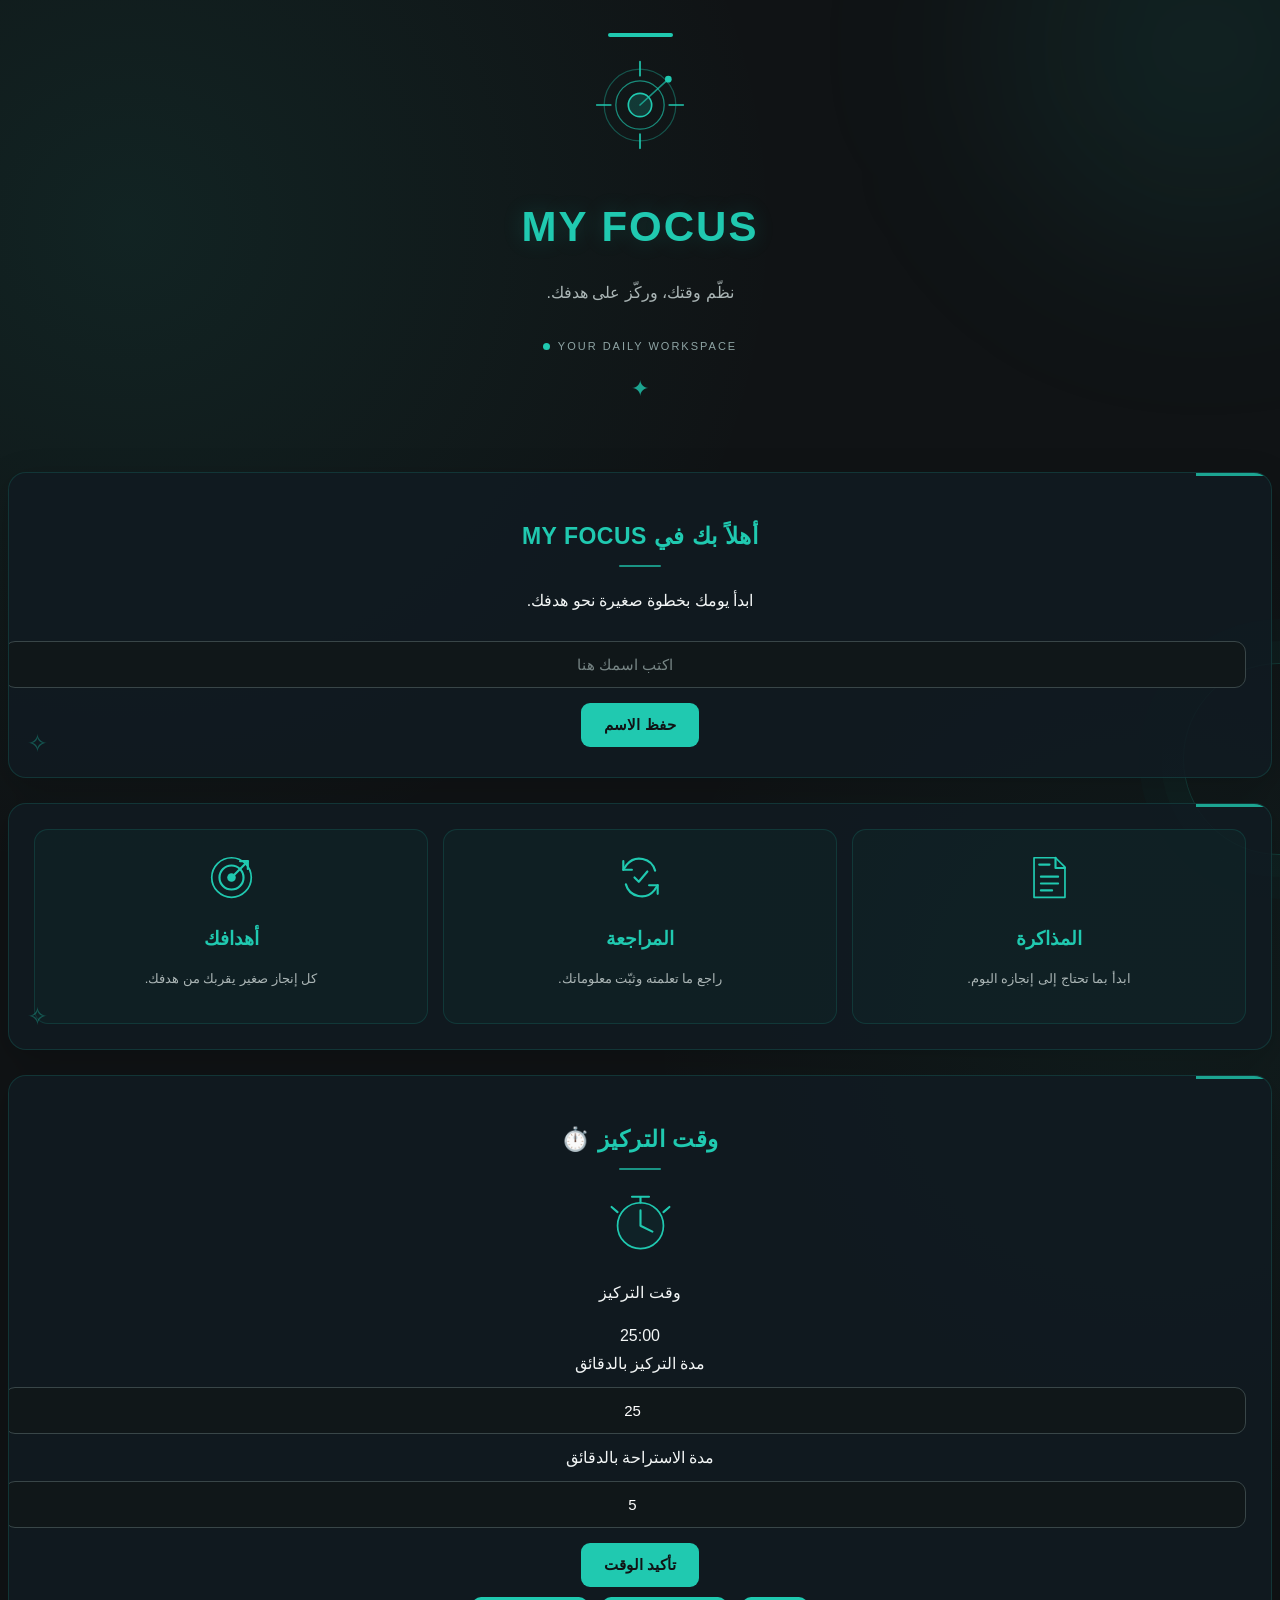
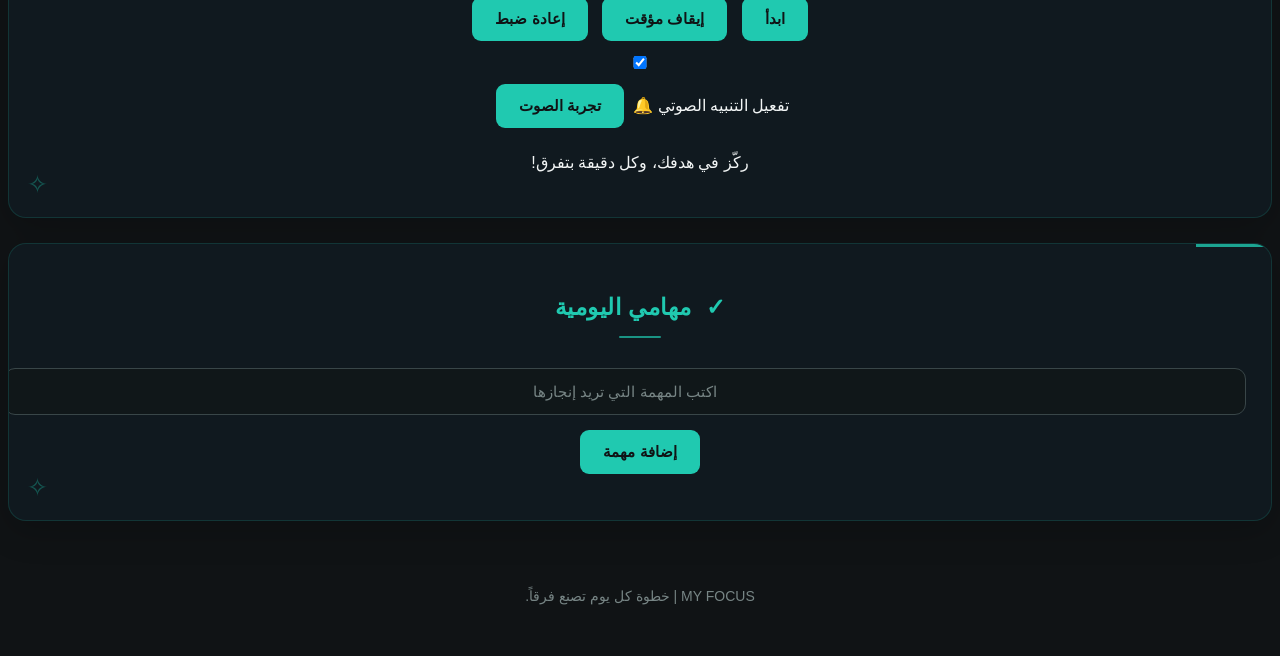
<file: index.html>
<!DOCTYPE html>
<html lang="ar" dir="rtl">

<head>
    <meta charset="UTF-8">
    <meta name="viewport" content="width=device-width, initial-scale=1.0">

    <title>MY FOCUS</title>

    <link rel="stylesheet" href="style.css">
</head>

<body>

    <header class="app-header">
        <div class="header-art" aria-hidden="true">
            <svg viewBox="0 0 180 120" role="img">
                <circle cx="90" cy="60" r="43" class="art-ring ring-one"/>
                <circle cx="90" cy="60" r="29" class="art-ring ring-two"/>
                <circle cx="90" cy="60" r="14" class="art-core"/>
                <path d="M90 8 V25 M90 95 V112 M38 60 H55 M125 60 H142" class="art-line"/>
                <path d="M90 60 L124 29" class="art-line art-pointer"/>
                <circle cx="124" cy="29" r="4" class="art-dot"/>
            </svg>
        </div>
        <h1>MY FOCUS</h1>
        <p>نظّم وقتك، وركّز على هدفك.</p>
        <span class="header-status"><i></i> YOUR DAILY WORKSPACE</span>
    </header>

    <main>

        <!-- الترحيب بالمستخدم -->
        <section class="welcome-section">

            <h2 id="welcome-title">أهلاً بك في MY FOCUS</h2>

            <p>ابدأ يومك بخطوة صغيرة نحو هدفك.</p>

            <div class="profile-form">

                <input
                    type="text"
                    id="user-name"
                    placeholder="اكتب اسمك هنا"
                >

                <button onclick="saveName()">حفظ الاسم</button>

            </div>

        </section>


        <!-- بطاقات اليوم -->
        <section class="cards-section">

            <div class="card">
                <div class="card-art" aria-hidden="true">
                    <svg viewBox="0 0 64 64">
                        <path d="M14 9h25l11 11v35H14z" class="icon-outline"/>
                        <path d="M39 9v12h11M22 31h20M22 39h20M22 47h13" class="icon-line"/>
                        <path d="M20 17h12" class="icon-line"/>
                    </svg>
                </div>
                <h3>المذاكرة</h3>
                <p>ابدأ بما تحتاج إلى إنجازه اليوم.</p>
            </div>

            <div class="card">
                <div class="card-art" aria-hidden="true">
                    <svg viewBox="0 0 64 64">
                        <path d="M49 24A19 19 0 0 0 16 17l-4 6" class="icon-line"/>
                        <path d="M12 13v10h10M15 40a19 19 0 0 0 33 7l4-6" class="icon-line"/>
                        <path d="M52 51V41H42" class="icon-line"/>
                        <path d="M25 32l5 5 10-12" class="icon-line"/>
                    </svg>
                </div>
                <h3>المراجعة</h3>
                <p>راجع ما تعلمته وثبّت معلوماتك.</p>
            </div>

            <div class="card">
                <div class="card-art" aria-hidden="true">
                    <svg viewBox="0 0 64 64">
                        <circle cx="32" cy="32" r="23" class="icon-outline"/>
                        <circle cx="32" cy="32" r="14" class="icon-line"/>
                        <circle cx="32" cy="32" r="5" class="icon-fill"/>
                        <path d="M35 29L51 13" class="icon-line"/>
                        <path d="M42 13h9v9" class="icon-line"/>
                    </svg>
                </div>
                <h3>أهدافك</h3>
                <p>كل إنجاز صغير يقربك من هدفك.</p>
            </div>

        </section>


        <!-- مؤقت التركيز -->
        <section class="focus-section">

            <h2>وقت التركيز ⏱️</h2>

            <div class="timer-card">

                <div class="timer-art" aria-hidden="true">
                    <svg viewBox="0 0 100 76">
                        <circle cx="50" cy="42" r="27" class="timer-art-ring"/>
                        <path d="M50 42V24 M50 42L64 49" class="timer-art-hand"/>
                        <path d="M40 8h20M50 8v7" class="timer-art-hand"/>
                        <path d="M16 20l7 6M84 20l-7 6" class="timer-art-small"/>
                    </svg>
                </div>

                <p id="timer-mode">وقت التركيز</p>

                <div id="timer-display">25:00</div>

                <div class="timer-settings">

                    <label for="study-minutes">
                        مدة التركيز بالدقائق
                    </label>

                    <input
                        type="number"
                        id="study-minutes"
                        min="1"
                        max="180"
                        value="25"
                    >

                    <label for="break-minutes">
                        مدة الاستراحة بالدقائق
                    </label>

                    <input
                        type="number"
                        id="break-minutes"
                        min="1"
                        max="60"
                        value="5"
                    >

                    <button onclick="setTimer()">
                        تأكيد الوقت
                    </button>

                </div>

                <div class="timer-buttons">

                    <button onclick="startTimer()">ابدأ</button>

                    <button onclick="pauseTimer()">
                        إيقاف مؤقت
                    </button>

                    <button onclick="resetTimer()">
                        إعادة ضبط
                    </button>

                </div>

                <div class="sound-settings">
                    <label>
                        <input type="checkbox" id="sound-enabled" checked>
                        تفعيل التنبيه الصوتي 🔔
                    </label>
                    <button type="button" onclick="testNotificationSound()">تجربة الصوت</button>
                </div>

                <p class="timer-message">
                    ركّز في هدفك، وكل دقيقة بتفرق!
                </p>

            </div>

        </section>


        <!-- المهام اليومية -->
        <section class="my-tasks">

            <h2><span class="heading-mark" aria-hidden="true">✓</span> مهامي اليومية</h2>

            <div class="task-form">

                <input
                    type="text"
                    id="task-input"
                    placeholder="اكتب المهمة التي تريد إنجازها"
                >

                <button onclick="addTask()">إضافة مهمة</button>

            </div>

            <ul id="task-list"></ul>

        </section>

    </main>


    <footer>
        <p>MY FOCUS | خطوة كل يوم تصنع فرقاً.</p>
    </footer>


    <script>

        // الاسم الشخصي

        function saveName() {

            const name = document
                .getElementById("user-name")
                .value.trim();

            if (name === "") {
                alert("من فضلك اكتب اسمك أولاً");
                return;
            }

            localStorage.setItem("userName", name);

            document.getElementById("welcome-title").textContent =
                "أهلاً بك يا " + name + " 👋";
        }


        // تحميل البيانات عند فتح الصفحة

        window.onload = function () {

            const savedName = localStorage.getItem("userName");

            if (savedName) {

                document.getElementById("welcome-title").textContent =
                    "أهلاً بك يا " + savedName + " 👋";

                document.getElementById("user-name").value = savedName;
            }

            displayTasks();
            updateTimerDisplay();
        };


        // إدارة المهام

        let tasks = JSON.parse(
            localStorage.getItem("myTasks")
        ) || [];


        function saveTasks() {

            localStorage.setItem(
                "myTasks",
                JSON.stringify(tasks)
            );

        }


        function addTask() {

            const input = document.getElementById("task-input");

            const taskText = input.value.trim();

            if (taskText === "") {
                alert("اكتب المهمة أولاً");
                return;
            }

            tasks.push({
                text: taskText,
                completed: false
            });

            input.value = "";

            saveTasks();
            displayTasks();

        }


        function displayTasks() {

            const taskList = document.getElementById("task-list");

            taskList.innerHTML = "";

            tasks.forEach(function (task, index) {

                const li = document.createElement("li");

                const taskName = document.createElement("span");

                taskName.textContent = task.text;

                if (task.completed) {

                    taskName.classList.add("completed");

                }

                taskName.onclick = function () {

                    toggleTask(index);

                };


                const deleteButton = document.createElement("button");

                deleteButton.textContent = "حذف";

                deleteButton.onclick = function () {

                    deleteTask(index);

                };


                li.appendChild(taskName);

                li.appendChild(deleteButton);

                taskList.appendChild(li);

            });

        }


        function toggleTask(index) {

            tasks[index].completed = !tasks[index].completed;

            saveTasks();
            displayTasks();

        }


        function deleteTask(index) {

            tasks.splice(index, 1);

            saveTasks();
            displayTasks();

        }


        // صوت التنبيه عند انتهاء المؤقت
        let audioContext = null;

        function playNotificationSound() {
            const soundToggle = document.getElementById("sound-enabled");
            if (!soundToggle || !soundToggle.checked) return;

            const AudioContextClass = window.AudioContext || window.webkitAudioContext;
            if (!AudioContextClass) {
                alert("المتصفح لا يدعم تشغيل التنبيه الصوتي.");
                return;
            }

            if (!audioContext) audioContext = new AudioContextClass();

            audioContext.resume().then(function () {
                const notes = [880, 1174, 880];
                notes.forEach(function (frequency, index) {
                    const oscillator = audioContext.createOscillator();
                    const gain = audioContext.createGain();
                    const startAt = audioContext.currentTime + index * 0.22;

                    oscillator.type = "sine";
                    oscillator.frequency.setValueAtTime(frequency, startAt);
                    gain.gain.setValueAtTime(0.0001, startAt);
                    gain.gain.exponentialRampToValueAtTime(0.18, startAt + 0.03);
                    gain.gain.exponentialRampToValueAtTime(0.0001, startAt + 0.18);

                    oscillator.connect(gain);
                    gain.connect(audioContext.destination);
                    oscillator.start(startAt);
                    oscillator.stop(startAt + 0.2);
                });
            }).catch(function () {
                console.log("تعذر تشغيل صوت التنبيه.");
            });
        }

        function testNotificationSound() {
            playNotificationSound();
        }


        // مؤقت التركيز والاستراحة

        let remainingSeconds = 25 * 60;

        let timerInterval = null;

        let studyDuration = 25;

        let breakDuration = 5;

        let currentMode = "study";


        function updateTimerDisplay() {

            const minutes = Math.floor(remainingSeconds / 60);

            const seconds = remainingSeconds % 60;

            const formattedTime =
                String(minutes).padStart(2, "0") + ":" +
                String(seconds).padStart(2, "0");

            document.getElementById("timer-display").textContent =
                formattedTime;

        }


        function setTimer() {

            const studyInput = Number(
                document.getElementById("study-minutes").value
            );

            const breakInput = Number(
                document.getElementById("break-minutes").value
            );


            if (
                !Number.isInteger(studyInput) ||
                studyInput < 1 ||
                studyInput > 180
            ) {

                alert("مدة التركيز يجب أن تكون من دقيقة إلى 180 دقيقة");

                return;

            }


            if (
                !Number.isInteger(breakInput) ||
                breakInput < 1 ||
                breakInput > 60
            ) {

                alert("مدة الاستراحة يجب أن تكون من دقيقة إلى 60 دقيقة");

                return;

            }


            pauseTimer();

            studyDuration = studyInput;

            breakDuration = breakInput;

            currentMode = "study";

            remainingSeconds = studyDuration * 60;


            document.getElementById("timer-mode").textContent =
                "وقت التركيز";

            updateTimerDisplay();

            alert("تم ضبط وقت التركيز والاستراحة بنجاح!");

        }


        function startTimer() {

            if (timerInterval !== null) {
                return;
            }


            timerInterval = setInterval(function () {

                if (remainingSeconds > 0) {

                    remainingSeconds--;

                    updateTimerDisplay();

                } else {

                    pauseTimer();
                    playNotificationSound();
if (currentMode === "study") {

    showTimerNotification(
        "انتهى وقت التركيز",
        "أحسنتِ! حان وقت الاستراحة 🎉"
    );

                        currentMode = "break";

                        remainingSeconds = breakDuration * 60;

                        document.getElementById("timer-mode").textContent =
                            "وقت الاستراحة ☕";

                        updateTimerDisplay();

                       function showTimerNotification(title, message) {
    const notificationArea = document.getElementById("timer-mode");

    notificationArea.textContent = title + " 🔔";

    // تشغيل النغمة فورًا
    playNotificationSound();

    // إظهار إشعار المتصفح إذا كان مسموحًا
    if ("Notification" in window && Notification.permission === "granted") {
        new Notification(title, {
            body: message
        });
    }
}
                        startTimer();

                    } else {

                       showTimerNotification(
    "انتهت الاستراحة",
    "مستعد لجولة تركيز جديدة؟ 💪"
);
                        currentMode = "study";

                        remainingSeconds = studyDuration * 60;

                        document.getElementById("timer-mode").textContent =
                            "وقت التركيز";

                        updateTimerDisplay();

                    }

                }

            }, 1000);

        }


        function pauseTimer() {

            clearInterval(timerInterval);

            timerInterval = null;

        }


        function resetTimer() {

            pauseTimer();

            currentMode = "study";

            remainingSeconds = studyDuration * 60;

            document.getElementById("timer-mode").textContent =
                "وقت التركيز";

            updateTimerDisplay();

        }

    </script>

</body>
</html>
</file>
<file: style.css>
```css
/* ===== General Settings ===== */
* {
    margin: 0;
    padding: 0;
    box-sizing: border-box;
}

:root {
    --background: #101315;
    --card: #191F21;
    --card-light: #20292B;
    --turquoise: #20C9B0;
    --turquoise-dark: #16A992;
    --text: #F2F5F5;
    --muted: #AAB5B5;
    --border: #293B3D;
}

body {
    font-family: Arial, sans-serif;
    background:
        radial-gradient(circle at 10% 10%, rgba(32, 201, 176, 0.09), transparent 28%),
        radial-gradient(circle at 90% 45%, rgba(32, 201, 176, 0.06), transparent 30%),
        var(--background);
    color: var(--text);
    direction: rtl;
    text-align: center;
    min-height: 100vh;
    line-height: 1.7;
}

/* ===== Main Container ===== */
.container {
    width: 90%;
    max-width: 850px;
    margin: 0 auto;
    padding: 40px 0;
}

/* ===== Header ===== */
header {
    text-align: center;
    margin-bottom: 40px;
    padding: 25px 15px;
    position: relative;
}

header::before {
    content: "";
    display: block;
    width: 65px;
    height: 4px;
    background: var(--turquoise);
    border-radius: 10px;
    margin: 0 auto 18px;
}

header h1 {
    color: var(--turquoise);
    font-size: 42px;
    letter-spacing: 2px;
    margin-bottom: 10px;
    text-shadow: 0 0 22px rgba(32, 201, 176, 0.2);
}

header p {
    color: var(--muted);
    font-size: 16px;
}

/* ===== Sections / Cards ===== */
section {
    background: linear-gradient(145deg, #1D2527, #171D1F);
    border: 1px solid var(--border);
    border-radius: 20px;
    padding: 30px;
    margin: 22px auto;
    text-align: center;
    position: relative;
    overflow: hidden;
    box-shadow: 0 8px 25px rgba(0, 0, 0, 0.18);
    transition: border-color 0.3s, transform 0.3s;
}

section::before {
    content: "";
    position: absolute;
    top: 0;
    right: 0;
    width: 75px;
    height: 3px;
    background: var(--turquoise);
    opacity: 0.8;
}

section:hover {
    border-color: rgba(32, 201, 176, 0.45);
    transform: translateY(-2px);
}

h2 {
    color: var(--turquoise);
    margin-bottom: 20px;
    text-align: center;
    font-size: 23px;
}

/* ===== Inputs ===== */
input {
    width: 100%;
    padding: 14px;
    margin: 10px 0;
    border: 1px solid #394648;
    border-radius: 11px;
    background: #101719;
    color: white;
    font-size: 15px;
    outline: none;
    text-align: center;
    transition: border-color 0.3s, box-shadow 0.3s;
}

input:focus {
    border-color: var(--turquoise);
    box-shadow: 0 0 0 3px rgba(32, 201, 176, 0.10);
}

input::placeholder {
    color: #778585;
}

/* ===== Buttons ===== */
button {
    padding: 12px 22px;
    border: 1px solid transparent;
    border-radius: 11px;
    background: var(--turquoise);
    color: #101315;
    font-size: 15px;
    font-weight: bold;
    cursor: pointer;
    transition: 0.25s ease;
    margin: 5px;
}

button:hover {
    background: var(--turquoise-dark);
    transform: translateY(-2px);
    box-shadow: 0 5px 15px rgba(32, 201, 176, 0.15);
}

button:active {
    transform: scale(0.97);
}

/* ===== Tasks ===== */
.task {
    background: var(--card-light);
    border: 1px solid #303D3F;
    padding: 14px;
    margin: 12px auto;
    border-radius: 12px;
    display: flex;
    justify-content: center;
    align-items: center;
    gap: 10px;
    flex-wrap: wrap;
    transition: 0.25s;
}

.task:hover {
    border-color: rgba(32, 201, 176, 0.4);
}

.task.completed {
    opacity: 0.5;
    text-decoration: line-through;
}

.delete-btn {
    background: #D9534F;
    color: white;
}

.delete-btn:hover {
    background: #B83B37;
}

/* ===== Timer ===== */
.timer {
    text-align: center;
}

#timerDisplay {
    font-size: 62px;
    color: var(--turquoise);
    margin: 25px 0;
    font-weight: bold;
    text-align: center;
    letter-spacing: 3px;
    text-shadow: 0 0 25px rgba(32, 201, 176, 0.16);
}

.timer button {
    margin: 6px;
}

/* ===== Footer ===== */
footer {
    text-align: center;
    color: #778585;
    padding: 25px;
    font-size: 14px;
}

/* ===== Responsive Design ===== */
@media (max-width: 600px) {
    .container {
        width: 94%;
        padding: 25px 0;
    }

    header {
        margin-bottom: 25px;
    }

    header h1 {
        font-size: 32px;
    }

    section {
        padding: 20px 15px;
        border-radius: 16px;
    }

    h2 {
        font-size: 20px;
    }

    #timerDisplay {
        font-size: 45px;
    }

    button {
        padding: 11px 16px;
    }
}
```
```css
/* ===== Decorative Background ===== */

body {
    position: relative;
    overflow-x: hidden;
}

body::before,
body::after {
    content: "";
    position: fixed;
    border-radius: 50%;
    pointer-events: none;
    z-index: -1;
}

body::before {
    width: 260px;
    height: 260px;
    top: 8%;
    left: -130px;
    border: 1px solid rgba(32, 201, 176, 0.18);
    box-shadow:
        0 0 0 25px rgba(32, 201, 176, 0.025),
        0 0 0 50px rgba(32, 201, 176, 0.02);
}

body::after {
    width: 190px;
    height: 190px;
    bottom: 5%;
    right: -95px;
    border: 1px solid rgba(32, 201, 176, 0.2);
    box-shadow:
        0 0 0 22px rgba(32, 201, 176, 0.025),
        0 0 0 44px rgba(32, 201, 176, 0.02);
}

/* ===== Header Decoration ===== */

header {
    position: relative;
}

header::after {
    content: "✦";
    display: block;
    color: var(--turquoise);
    font-size: 22px;
    margin-top: 12px;
    opacity: 0.8;
}

/* ===== Section Decoration ===== */

section {
    position: relative;
}

section::after {
    content: "✧";
    position: absolute;
    left: 18px;
    bottom: 12px;
    color: rgba(32, 201, 176, 0.35);
    font-size: 25px;
    pointer-events: none;
}

/* ===== Timer Decoration ===== */

#timerDisplay {
    display: inline-block;
    min-width: 190px;
    padding: 20px;
    border: 1px solid rgba(32, 201, 176, 0.25);
    border-radius: 50%;
    background: radial-gradient(
        circle,
        rgba(32, 201, 176, 0.09),
        transparent 72%
    );
    box-shadow: 0 0 30px rgba(32, 201, 176, 0.07);
}

/* ===== Small Decorative Details ===== */

h2::after {
    content: "";
    display: block;
    width: 42px;
    height: 2px;
    background: var(--turquoise);
    margin: 9px auto 0;
    border-radius: 5px;
    opacity: 0.7;
}

/* ===== Button Detail ===== */

button {
    position: relative;
    overflow: hidden;
}

/* ===== Mobile Adjustment ===== */

@media (max-width: 600px) {
    #timerDisplay {
        min-width: 155px;
        padding: 17px;
    }

    body::before {
        left: -190px;
    }

    body::after {
        right: -145px;
    }
}
```
/* ===== MY FOCUS - Digital Workspace ===== */

/* خلفية تقنية */
body {
    background-color: #080d12;
    background-image:
        linear-gradient(rgba(32, 201, 176, 0.035) 1px, transparent 1px),
        linear-gradient(90deg, rgba(32, 201, 176, 0.035) 1px, transparent 1px);
    background-size: 35px 35px;
}

/* إضاءة خلفية */
body::before {
    content: "";
    position: fixed;
    width: 350px;
    height: 350px;
    top: -130px;
    right: -100px;
    border-radius: 50%;
    background: rgba(32, 201, 176, 0.09);
    filter: blur(100px);
    pointer-events: none;
    z-index: -1;
}

/* بطاقات المحتوى */
section {
    background: rgba(17, 27, 34, 0.88);
    border: 1px solid rgba(32, 201, 176, 0.16);
    border-radius: 18px;
    padding: 25px;
    margin: 25px auto;
    box-shadow: 0 10px 35px rgba(0, 0, 0, 0.2);
    transition: 0.3s ease;
}

/* تأثير عند المرور على البطاقة */
section:hover {
    border-color: rgba(32, 201, 176, 0.45);
    transform: translateY(-3px);
}

/* عناوين الأقسام */
h2 {
    letter-spacing: 0.5px;
}

/* الأزرار */
button {
    border-radius: 9px;
    transition: 0.25s ease;
}

button:hover {
    transform: translateY(-2px);
    box-shadow: 0 5px 18px rgba(32, 201, 176, 0.2);
}

/* شكل المؤقت */
#timerDisplay {
    border: 1px solid rgba(32, 201, 176, 0.35);
    box-shadow:
        0 0 25px rgba(32, 201, 176, 0.08),
        inset 0 0 20px rgba(32, 201, 176, 0.04);
}

/* تحسين عرض الموبايل */
@media (max-width: 600px) {
    section {
        padding: 18px;
        margin: 18px 10px;
    }
}
/* ===== MY FOCUS Illustrations ===== */

.app-header {
    text-align: center;
    padding: 25px 15px;
}

.header-art {
    width: 150px;
    margin: 0 auto 10px;
}

.header-art svg,
.card-art svg,
.timer-art svg {
    width: 100%;
    height: auto;
}

.art-ring {
    fill: none;
    stroke: #20C9B0;
    stroke-width: 1.5;
}

.ring-one {
    opacity: 0.35;
}

.ring-two {
    opacity: 0.65;
}

.art-core {
    fill: rgba(32, 201, 176, 0.2);
    stroke: #20C9B0;
    stroke-width: 2;
}

.art-line {
    fill: none;
    stroke: #20C9B0;
    stroke-width: 2;
    stroke-linecap: round;
}

.art-pointer {
    opacity: 0.7;
}

.art-dot {
    fill: #20C9B0;
}

.header-status {
    display: inline-flex;
    align-items: center;
    gap: 8px;
    color: #8FA5A5;
    font-size: 11px;
    letter-spacing: 2px;
    margin-top: 15px;
    direction: ltr;
}

.header-status i {
    width: 7px;
    height: 7px;
    background: #20C9B0;
    border-radius: 50%;
}

/* بطاقات اليوم */

.cards-section {
    display: grid;
    grid-template-columns: repeat(3, 1fr);
    gap: 15px;
}

.card {
    text-align: center;
    padding: 20px 12px;
    border: 1px solid rgba(32, 201, 176, 0.15);
    border-radius: 14px;
    background: rgba(32, 201, 176, 0.035);
}

.card-art {
    width: 55px;
    height: 55px;
    margin: 0 auto 12px;
}

.icon-outline {
    fill: none;
    stroke: #20C9B0;
    stroke-width: 2;
    stroke-linejoin: round;
}

.icon-line {
    fill: none;
    stroke: #20C9B0;
    stroke-width: 2.5;
    stroke-linecap: round;
    stroke-linejoin: round;
}

.icon-fill {
    fill: #20C9B0;
}

.card h3 {
    color: #20C9B0;
    margin-bottom: 8px;
}

.card p {
    color: #AAB5B5;
    font-size: 13px;
    line-height: 1.7;
}

/* رسمة المؤقت */

.timer-art {
    width: 85px;
    margin: 0 auto 8px;
}

.timer-art-ring {
    fill: rgba(32, 201, 176, 0.05);
    stroke: #20C9B0;
    stroke-width: 2;
}

.timer-art-hand,
.timer-art-small {
    fill: none;
    stroke: #20C9B0;
    stroke-width: 2.5;
    stroke-linecap: round;
}

/* علامة المهام */

.heading-mark {
    color: #20C9B0;
    margin-left: 7px;
}

/* الموبايل */

@media (max-width: 600px) {
    .cards-section {
        grid-template-columns: 1fr;
    }

    .card {
        padding: 18px;
    }

    .header-art {
        width: 125px;
    }
}
</file>
